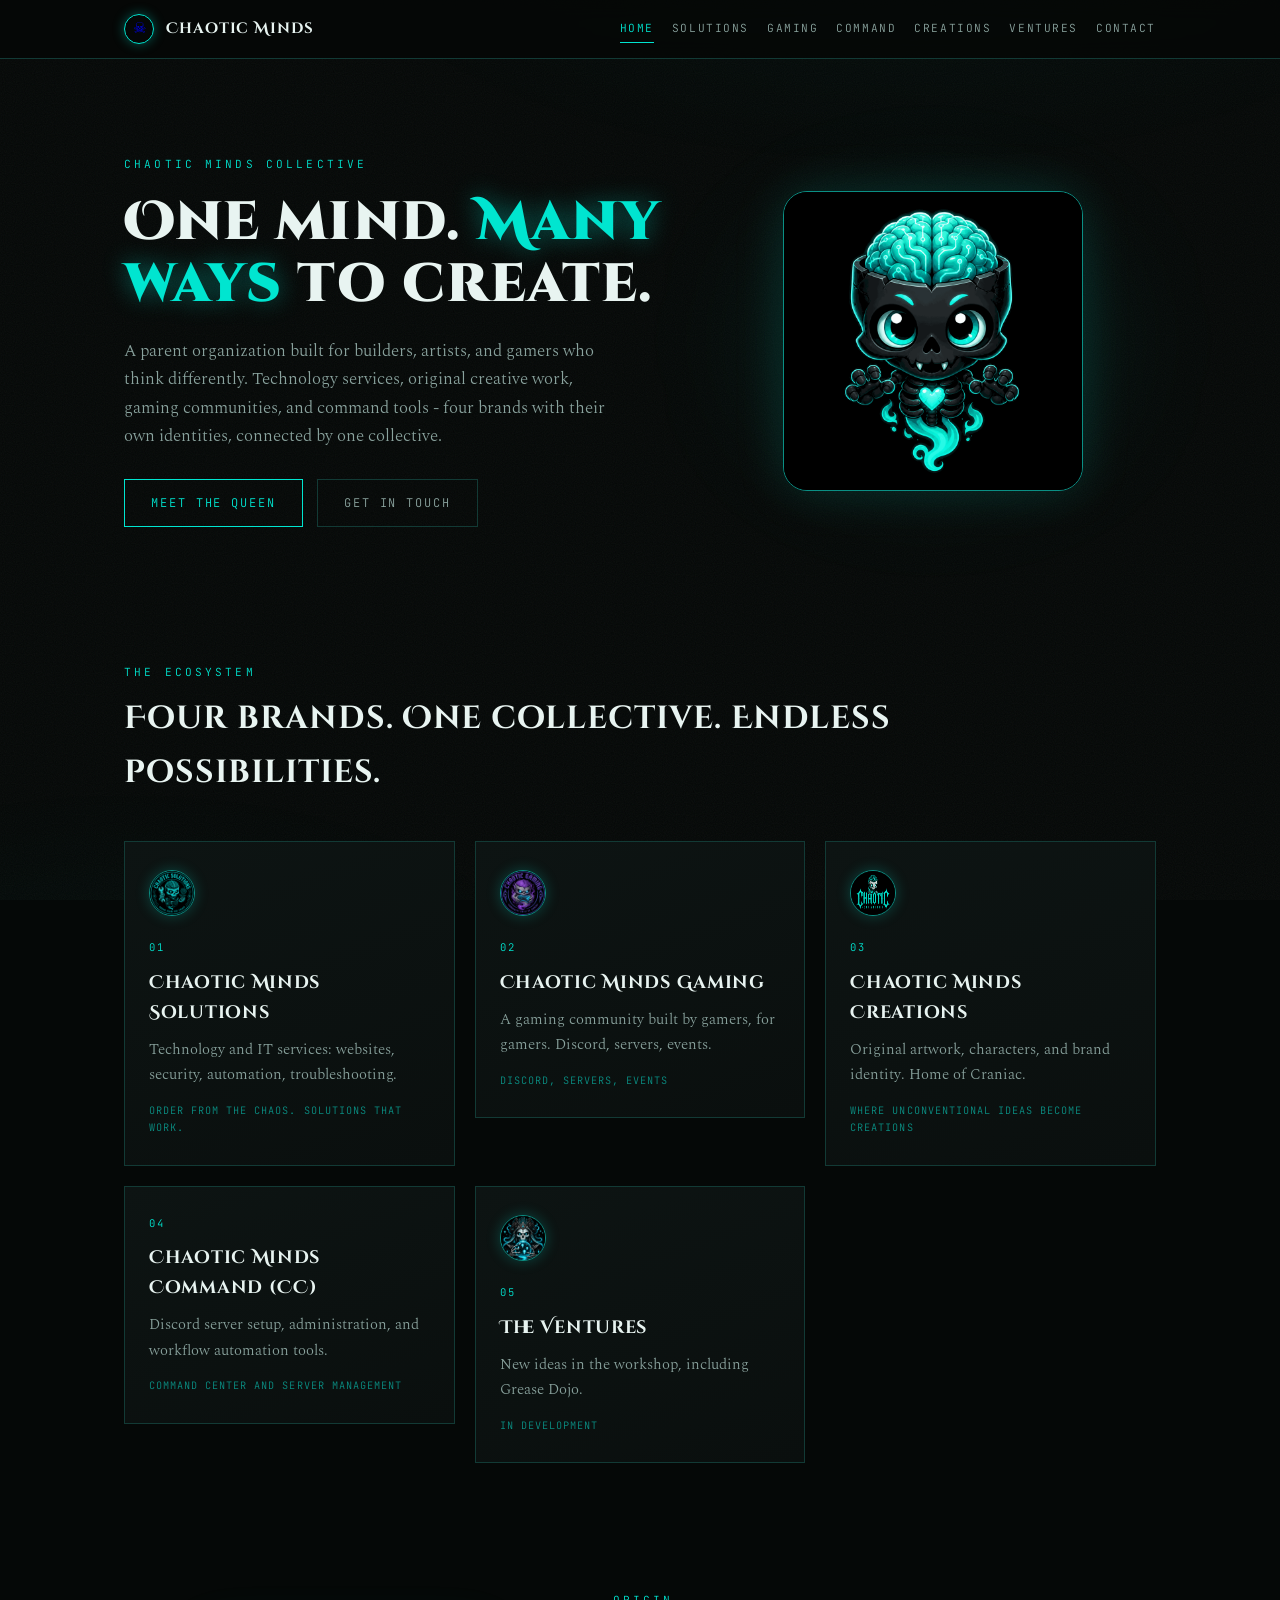
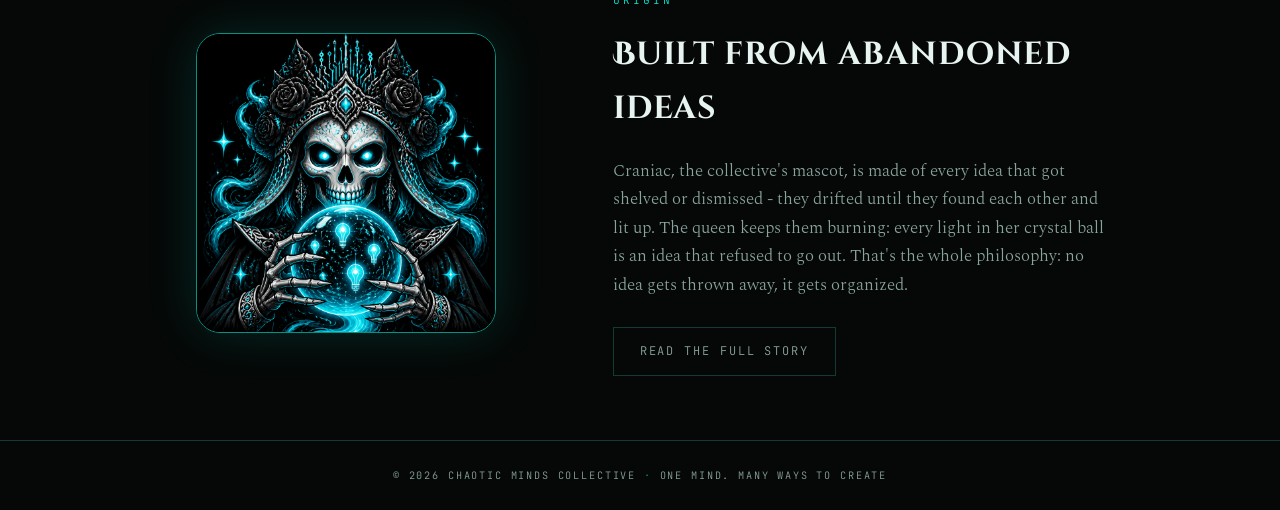
<file: index.html>
<!DOCTYPE html>
<html lang="en">
<head>
<meta charset="UTF-8">
<meta name="viewport" content="width=device-width, initial-scale=1.0">
<title>Chaotic Minds Collective - One Mind. Many Ways to Create.</title>
<meta name="description" content="Chaotic Minds Collective: parent organization of Chaotic Minds Gaming (CMG), Chaotic Minds Command (CC), Chaotic Minds Solutions (CMS), and Chaotic Minds Creations (CMR).">
<link rel="preconnect" href="https://fonts.googleapis.com">
<link rel="preconnect" href="https://fonts.gstatic.com" crossorigin>
<link href="https://fonts.googleapis.com/css2?family=Cinzel+Decorative:wght@700;900&family=Spectral:ital,wght@0,300;0,400;0,600;1,400&family=JetBrains+Mono:wght@400;700&display=swap" rel="stylesheet">
<link rel="stylesheet" href="style.css">
<link rel="canonical" href="https://chaoticmindscollective.com/">
<meta name="theme-color" content="#050807">
<meta property="og:type" content="website">
<meta property="og:site_name" content="Chaotic Minds Collective">
<meta property="og:title" content="Chaotic Minds Collective - One Mind. Many Ways to Create.">
<meta property="og:description" content="Chaotic Minds Collective: parent organization of Chaotic Minds Solutions, Chaotic Minds Creations, and Chaotic Minds Gaming.">
<meta property="og:url" content="https://chaoticmindscollective.com/">
<meta property="og:image" content="https://chaoticmindscollective.com/assets/og-banner.png">
<meta name="twitter:card" content="summary_large_image">
<meta name="twitter:title" content="Chaotic Minds Collective - One Mind. Many Ways to Create.">
<meta name="twitter:description" content="Chaotic Minds Collective: parent organization of Chaotic Minds Solutions, Chaotic Minds Creations, and Chaotic Minds Gaming.">
<meta name="twitter:image" content="https://chaoticmindscollective.com/assets/og-banner.png">
<link rel="icon" type="image/png" sizes="32x32" href="assets/favicon-32.png">
<link rel="icon" type="image/png" sizes="192x192" href="assets/favicon-192.png">
<link rel="apple-touch-icon" sizes="180x180" href="assets/apple-touch-icon.png">
</head>
<body>
  <a class="skipLink" href="#main">Skip to content</a>
<div class="grain"></div>
<header>
  <div class="nav">
    <a class="brand" href="index.html"><span class="dot">&#9760;</span><b>Chaotic&nbsp;Minds</b></a>
    <nav aria-label="Primary">
      <a href="index.html" class="active" aria-current="page">Home</a>
      <a href="solutions.html">Solutions</a>
      <a href="gaming.html">Gaming</a>
      <a href="command.html">Command</a>
      <a href="creations.html">Creations</a>
      <a href="ventures.html">Ventures</a>
      <a href="contact.html">Contact</a>
    </nav>
  </div>
</header>
  <main id="main">

<div class="wrap" id="top">
  <section class="pageHero split">
    <div>
      <p class="kicker rv d1">Chaotic Minds Collective</p>
      <h1 class="rv d2">One mind. <em>Many ways</em> to create.</h1>
      <p class="lede rv d3">A parent organization built for builders, artists, and gamers who think differently. Technology services, original creative work, gaming communities, and command tools - four brands with their own identities, connected by one collective.</p>
      <div class="rv d4" style="display:flex;gap:14px;flex-wrap:wrap">
        <a class="cta" href="#origin">Meet the Queen</a>
        <a class="cta ghost" href="contact.html">Get in touch</a>
      </div>
    </div>
    <div class="heroArt rv d2"><img src="assets/craniac.png" alt="Craniac, the mascot of Chaotic Minds Collective"></div>
  </section>

  <section>
    <div class="secHead rv">
      <p class="kicker">The ecosystem</p>
      <h2>Four brands. One collective. Endless possibilities.</h2>
    </div>
    <div class="grid">
      <a class="cardLink" href="solutions.html"><article class="card rv d1"><img class="cardBadge" src="assets/sol.png" alt="Chaotic Minds Solutions badge"><span class="num">01</span><h3>Chaotic Minds Solutions</h3><p>Technology and IT services: websites, security, automation, troubleshooting.</p><span class="tag">Order from the chaos. Solutions that work.</span></article></a>
      <a class="cardLink" href="gaming.html"><article class="card rv d2"><img class="cardBadge" src="assets/gam.png" alt="Chaotic Minds Gaming badge"><span class="num">02</span><h3>Chaotic Minds Gaming</h3><p>A gaming community built by gamers, for gamers. Discord, servers, events.</p><span class="tag">Discord, servers, events</span></article></a>
      <a class="cardLink" href="creations.html"><article class="card rv d3"><img class="cardBadge" src="assets/cre.png" alt="Chaotic Minds Creations badge"><span class="num">03</span><h3>Chaotic Minds Creations</h3><p>Original artwork, characters, and brand identity. Home of Craniac.</p><span class="tag">Where unconventional ideas become creations</span></article></a>
      <a class="cardLink" href="command.html"><article class="card rv d4"><span class="num">04</span><h3>Chaotic Minds Command (CC)</h3><p>Discord server setup, administration, and workflow automation tools.</p><span class="tag">Command center and server management</span></article></a><a class="cardLink" href="ventures.html"><article class="card rv d5"><img class="cardBadge" src="assets/queen.png" alt="Chaotic Minds Collective badge"><span class="num">05</span><h3>The Ventures</h3><p>New ideas in the workshop, including Grease Dojo.</p><span class="tag">In development</span></article></a>
    </div>
  </section>

  <section class="split" id="origin">
    <img src="assets/queen.png" alt="The skull queen, holding a glowing crystal ball filled with ideas">
    <div class="rv">
      <p class="kicker">Origin</p>
      <h2>Built from abandoned ideas</h2>
      <p class="lede">Craniac, the collective's mascot, is made of every idea that got shelved or dismissed - they drifted until they found each other and lit up. The queen keeps them burning: every light in her crystal ball is an idea that refused to go out. That's the whole philosophy: no idea gets thrown away, it gets organized.</p>
      <a class="cta ghost" href="creations.html">Read the full story</a>
    </div>
  </section>
</div>

</main>
  <footer>
  <div class="wrap">&copy; 2026 Chaotic Minds Collective <span>&middot;</span> One mind. Many ways to create</div>
</footer>
</body>
</html>
</file>
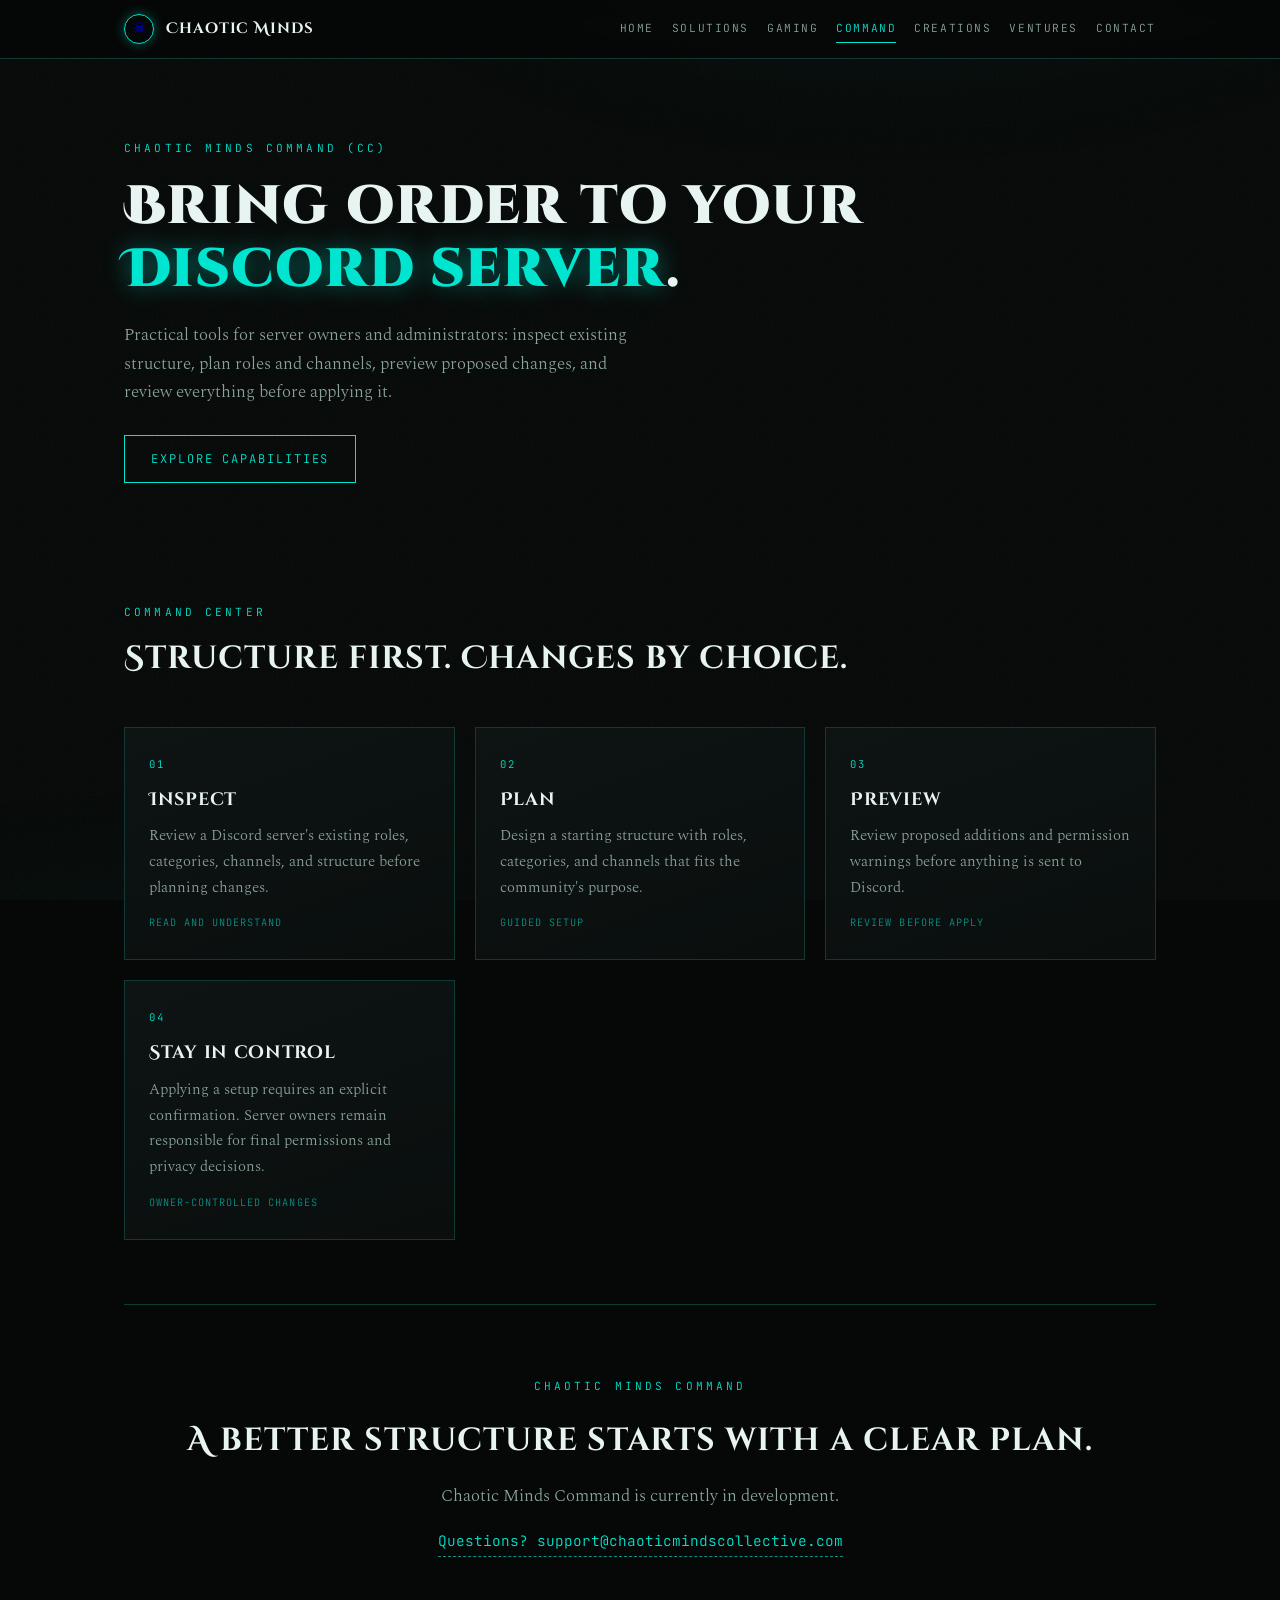
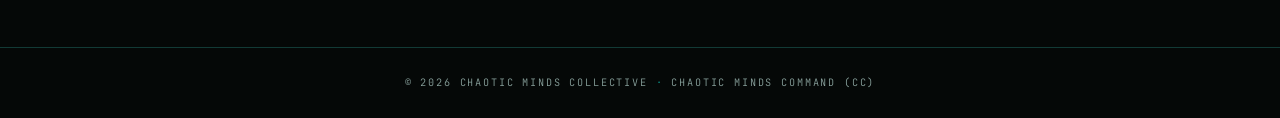
<file: command.html>
<!DOCTYPE html>
<html lang="en">
<head>
<meta charset="UTF-8">
<meta name="viewport" content="width=device-width, initial-scale=1.0">
<title>Chaotic Minds Command (CC) - Discord Server Management</title>
<meta name="description" content="Chaotic Minds Command (CC): Discord server setup, administration, structure audits, and workflow automation tools.">
<link rel="preconnect" href="https://fonts.googleapis.com">
<link rel="preconnect" href="https://fonts.gstatic.com" crossorigin>
<link href="https://fonts.googleapis.com/css2?family=Cinzel+Decorative:wght@700;900&family=Spectral:ital,wght@0,300;0,400;0,600;1,400&family=JetBrains+Mono:wght@400;700&display=swap" rel="stylesheet">
<link rel="stylesheet" href="style.css">
<link rel="canonical" href="https://chaoticmindscollective.com/command.html">
<meta name="theme-color" content="#050807">
<meta property="og:type" content="website">
<meta property="og:site_name" content="Chaotic Minds Collective">
<meta property="og:title" content="Chaotic Minds Command (CC) - Discord Server Management">
<meta property="og:description" content="Discord server setup, administration, structure audits, and workflow automation tools.">
<meta property="og:url" content="https://chaoticmindscollective.com/command.html">
<meta property="og:image" content="https://chaoticmindscollective.com/assets/og-banner.png">
<meta name="twitter:card" content="summary_large_image">
<meta name="twitter:title" content="Chaotic Minds Command (CC) - Discord Server Management">
<meta name="twitter:description" content="Discord server setup, administration, structure audits, and workflow automation tools.">
<meta name="twitter:image" content="https://chaoticmindscollective.com/assets/og-banner.png">
<link rel="icon" type="image/png" sizes="32x32" href="assets/favicon-32.png">
<link rel="icon" type="image/png" sizes="192x192" href="assets/favicon-192.png">
<link rel="apple-touch-icon" sizes="180x180" href="assets/apple-touch-icon.png">
</head>
<body>
<a class="skipLink" href="#main">Skip to content</a>
<div class="grain"></div>
<header>
  <div class="nav">
    <a class="brand" href="index.html"><span class="dot">&#9760;</span><b>Chaotic&nbsp;Minds</b></a>
    <nav aria-label="Primary">
      <a href="index.html">Home</a>
      <a href="solutions.html">Solutions</a>
      <a href="gaming.html">Gaming</a>
      <a href="command.html" class="active" aria-current="page">Command</a>
      <a href="creations.html">Creations</a>
      <a href="ventures.html">Ventures</a>
      <a href="contact.html">Contact</a>
    </nav>
  </div>
</header>
<main id="main">
  <div class="wrap">
    <section class="pageHero">
      <div>
        <p class="kicker rv d1">Chaotic Minds Command (CC)</p>
        <h1 class="rv d2">Bring order to your <em>Discord server</em>.</h1>
        <p class="lede rv d3">Practical tools for server owners and administrators: inspect existing structure, plan roles and channels, preview proposed changes, and review everything before applying it.</p>
        <a class="cta rv d4" href="#capabilities">Explore capabilities</a>
      </div>
    </section>
    <section id="capabilities">
      <div class="secHead rv"><p class="kicker">Command center</p><h2>Structure first. Changes by choice.</h2></div>
      <div class="grid">
        <article class="card rv d1"><span class="num">01</span><h3>Inspect</h3><p>Review a Discord server's existing roles, categories, channels, and structure before planning changes.</p><span class="tag">Read and understand</span></article>
        <article class="card rv d2"><span class="num">02</span><h3>Plan</h3><p>Design a starting structure with roles, categories, and channels that fits the community's purpose.</p><span class="tag">Guided setup</span></article>
        <article class="card rv d3"><span class="num">03</span><h3>Preview</h3><p>Review proposed additions and permission warnings before anything is sent to Discord.</p><span class="tag">Review before apply</span></article>
        <article class="card rv d4"><span class="num">04</span><h3>Stay in control</h3><p>Applying a setup requires an explicit confirmation. Server owners remain responsible for final permissions and privacy decisions.</p><span class="tag">Owner-controlled changes</span></article>
      </div>
    </section>
    <section class="contactBand">
      <p class="kicker rv">Chaotic Minds Command</p>
      <h2 class="rv">A better structure starts with a clear plan.</h2>
      <p class="lede" style="margin:14px auto 0">Chaotic Minds Command is currently in development.</p>
      <a class="mail" href="mailto:support@chaoticmindscollective.com">Questions? support@chaoticmindscollective.com</a>
    </section>
  </div>
</main>
<footer>
  <div class="wrap">&copy; 2026 Chaotic Minds Collective <span>&middot;</span> Chaotic Minds Command (CC)</div>
</footer>
</body>
</html>
</file>
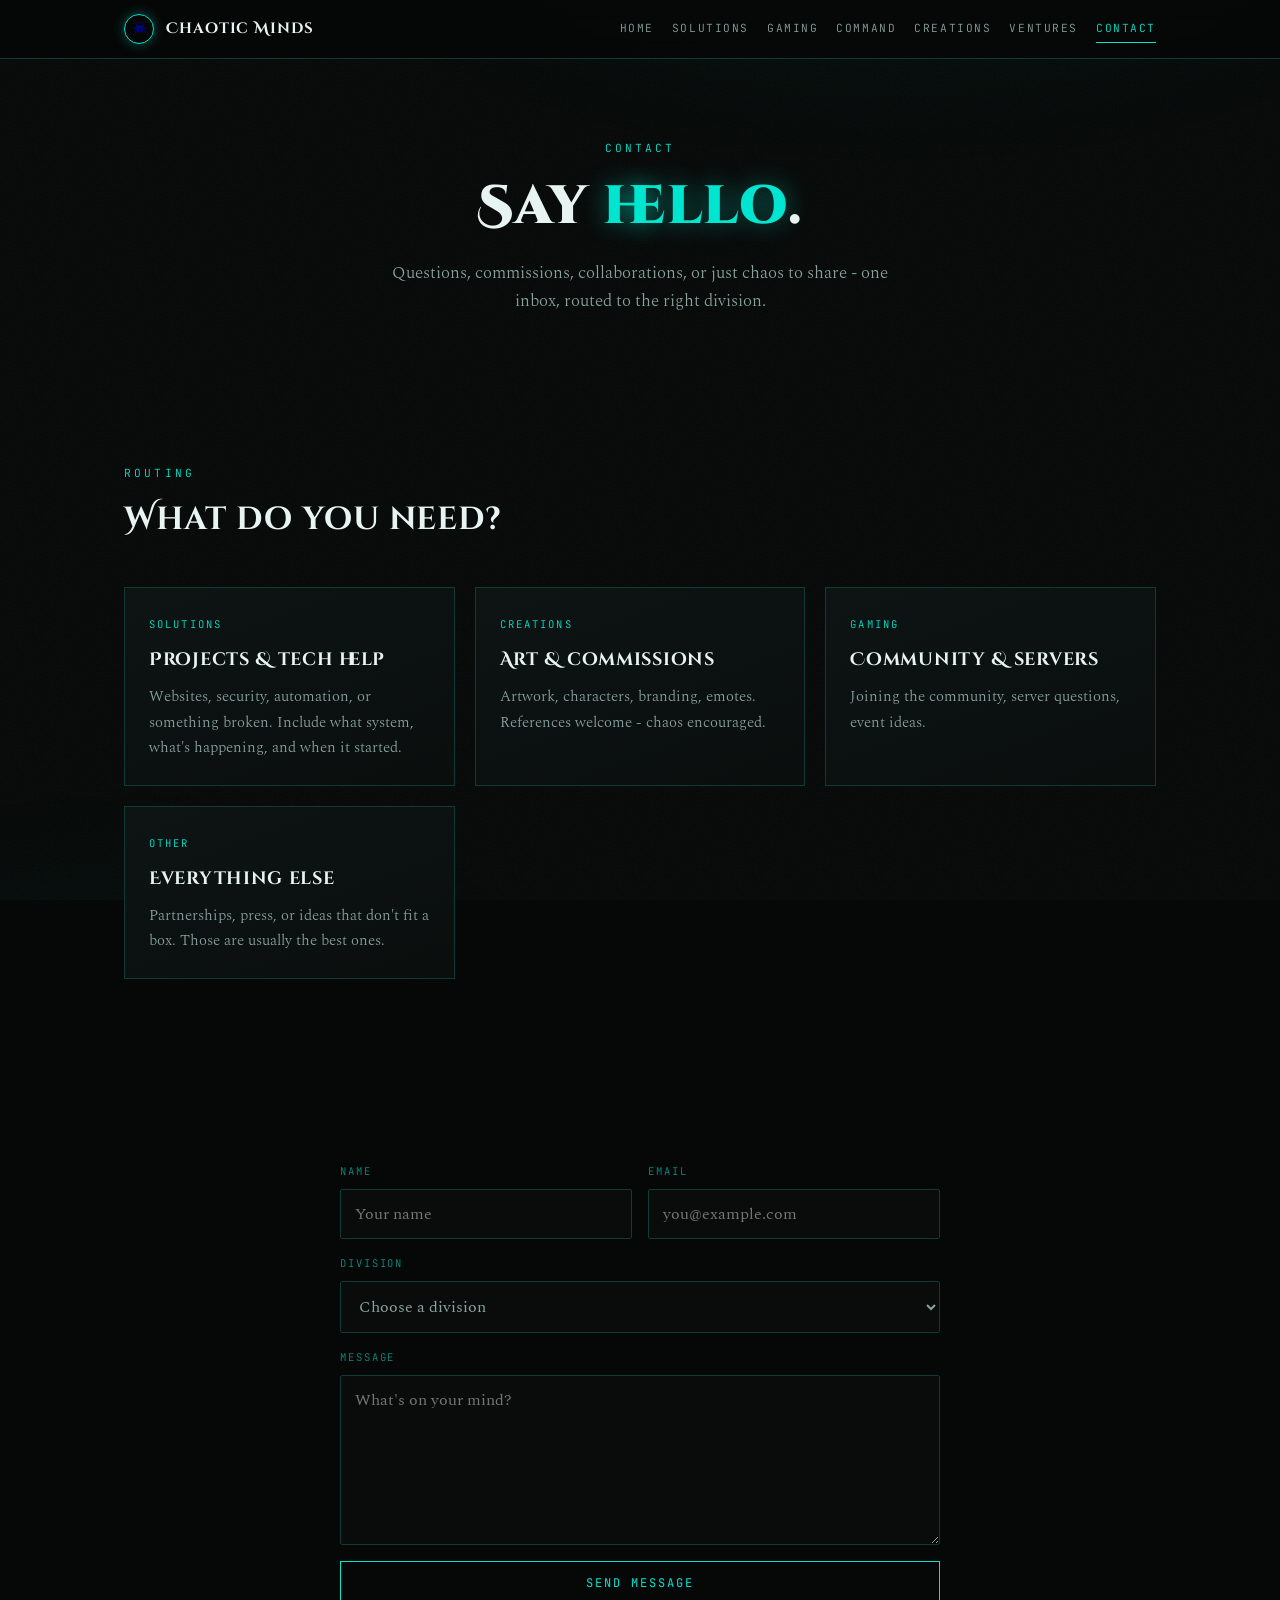
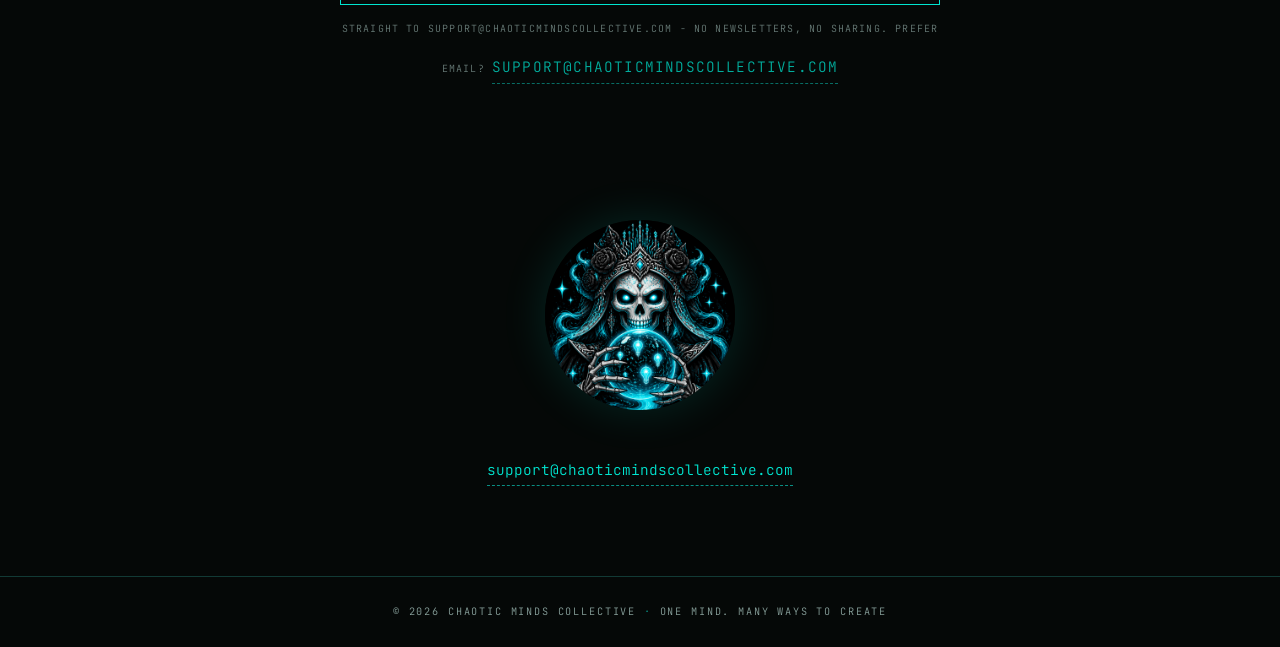
<file: contact.html>
<!DOCTYPE html>
<html lang="en">
<head>
<meta charset="UTF-8">
<meta name="viewport" content="width=device-width, initial-scale=1.0">
<title>Contact - Chaotic Minds Collective</title>
<meta name="description" content="Contact Chaotic Minds Collective.">
<link rel="preconnect" href="https://fonts.googleapis.com">
<link rel="preconnect" href="https://fonts.gstatic.com" crossorigin>
<link href="https://fonts.googleapis.com/css2?family=Cinzel+Decorative:wght@700;900&family=Spectral:ital,wght@0,300;0,400;0,600;1,400&family=JetBrains+Mono:wght@400;700&display=swap" rel="stylesheet">
<link rel="stylesheet" href="style.css">
<link rel="canonical" href="https://chaoticmindscollective.com/contact.html">
<meta name="theme-color" content="#050807">
<meta property="og:type" content="website">
<meta property="og:site_name" content="Chaotic Minds Collective">
<meta property="og:title" content="Contact - Chaotic Minds Collective">
<meta property="og:description" content="Contact Chaotic Minds Collective.">
<meta property="og:url" content="https://chaoticmindscollective.com/contact.html">
<meta property="og:image" content="https://chaoticmindscollective.com/assets/og-banner.png">
<meta name="twitter:card" content="summary_large_image">
<meta name="twitter:title" content="Contact - Chaotic Minds Collective">
<meta name="twitter:description" content="Contact Chaotic Minds Collective.">
<meta name="twitter:image" content="https://chaoticmindscollective.com/assets/og-banner.png">
<link rel="icon" type="image/png" sizes="32x32" href="assets/favicon-32.png">
<link rel="icon" type="image/png" sizes="192x192" href="assets/favicon-192.png">
<link rel="apple-touch-icon" sizes="180x180" href="assets/apple-touch-icon.png">
</head>
<body>
  <a class="skipLink" href="#main">Skip to content</a>
<div class="grain"></div>
<header>
  <div class="nav">
    <a class="brand" href="index.html"><span class="dot">&#9760;</span><b>Chaotic&nbsp;Minds</b></a>
    <nav aria-label="Primary">
      <a href="index.html">Home</a>
      <a href="solutions.html">Solutions</a>
      <a href="gaming.html">Gaming</a>
      <a href="command.html">Command</a>
      <a href="creations.html">Creations</a>
      <a href="ventures.html">Ventures</a>
      <a href="contact.html" class="active" aria-current="page">Contact</a>
    </nav>
  </div>
</header>
  <main id="main">

<div class="wrap">
  <section class="pageHero" style="text-align:center">
    <p class="kicker rv d1">Contact</p>
    <h1 class="rv d2">Say <em>hello</em>.</h1>
    <p class="lede rv d3" style="margin-inline:auto">Questions, commissions, collaborations, or just chaos to share - one inbox, routed to the right division.</p>
  </section>
  <section>
    <div class="secHead rv"><p class="kicker">Routing</p><h2>What do you need?</h2></div>
    <div class="grid">
      <article class="card rv d1"><span class="num">SOLUTIONS</span><h3>Projects &amp; tech help</h3><p>Websites, security, automation, or something broken. Include what system, what's happening, and when it started.</p></article>
      <article class="card rv d2"><span class="num">CREATIONS</span><h3>Art &amp; commissions</h3><p>Artwork, characters, branding, emotes. References welcome - chaos encouraged.</p></article>
      <article class="card rv d3"><span class="num">GAMING</span><h3>Community &amp; servers</h3><p>Joining the community, server questions, event ideas.</p></article>
      <article class="card rv d4"><span class="num">OTHER</span><h3>Everything else</h3><p>Partnerships, press, or ideas that don't fit a box. Those are usually the best ones.</p></article>
    </div>
  </section>
  <section>
    <form class="contactForm rv d2" action="https://api.web3forms.com/submit" method="POST">
      <input type="hidden" name="access_key" value="1b593fa0-a8d4-4bd4-9c08-d33a1ea9f29a">
      <input type="hidden" name="subject" value="New message from chaoticmindscollective.com">
      <input type="hidden" name="from_name" value="CMC Website Contact Form">
      <input type="checkbox" name="botcheck" style="display:none" tabindex="-1">
      <div class="fieldRow">
        <label>Name
          <input type="text" name="name" required placeholder="Your name">
        </label>
        <label>Email
          <input type="email" name="email" required placeholder="you@example.com">
        </label>
      </div>
      <label>Division
        <select name="division" required>
          <option value="" disabled selected>Choose a division</option>
          <option>Chaotic Minds Solutions</option>
          <option>Chaotic Minds Creations</option>
          <option>Chaotic Minds Gaming</option>
          <option>Other</option>
        </select>
      </label>
      <label>Message
        <textarea name="message" rows="6" required placeholder="What&#39;s on your mind?"></textarea>
      </label>
      <button type="submit" class="cta">Send message</button>
      <p class="formNote">Straight to support@chaoticmindscollective.com - no newsletters, no sharing. Prefer email? <a class="mail" href="mailto:support@chaoticmindscollective.com">support@chaoticmindscollective.com</a></p>
    </form>
  </section>
  <section class="contactBand" style="border-top:none">
    <img class="badge rv" src="assets/queen.png" alt="Chaotic Minds Collective badge">
    <a class="mail" href="mailto:support@chaoticmindscollective.com">support@chaoticmindscollective.com</a>
  </section>
</div>

</main>
  <footer>
  <div class="wrap">&copy; 2026 Chaotic Minds Collective <span>&middot;</span> One mind. Many ways to create</div>
</footer>
</body>
</html>
</file>
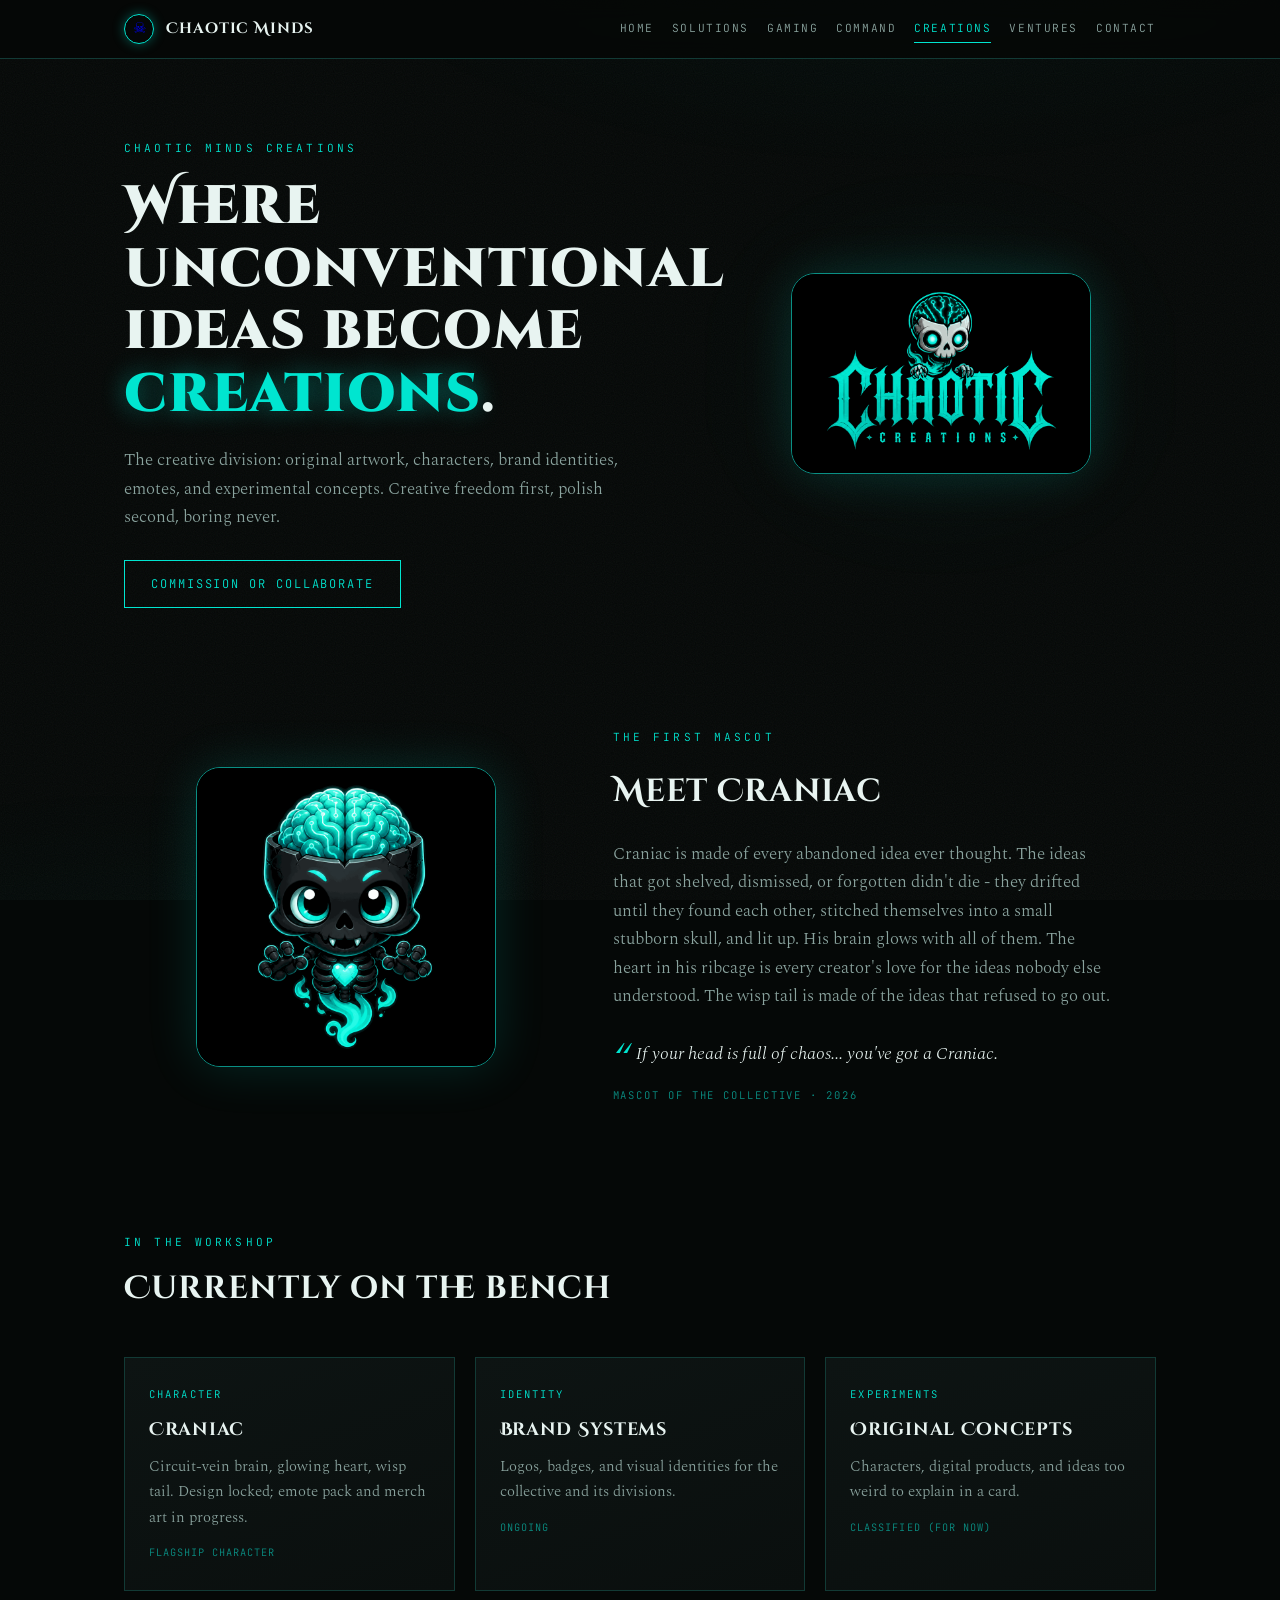
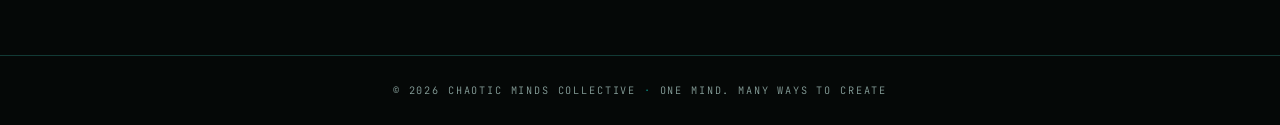
<file: creations.html>
<!DOCTYPE html>
<html lang="en">
<head>
<meta charset="UTF-8">
<meta name="viewport" content="width=device-width, initial-scale=1.0">
<title>Chaotic Minds Creations - Original Artwork & Characters</title>
<meta name="description" content="The creative division of Chaotic Minds Collective. Home of Craniac.">
<link rel="preconnect" href="https://fonts.googleapis.com">
<link rel="preconnect" href="https://fonts.gstatic.com" crossorigin>
<link href="https://fonts.googleapis.com/css2?family=Cinzel+Decorative:wght@700;900&family=Spectral:ital,wght@0,300;0,400;0,600;1,400&family=JetBrains+Mono:wght@400;700&display=swap" rel="stylesheet">
<link rel="stylesheet" href="style.css">
<link rel="canonical" href="https://chaoticmindscollective.com/creations.html">
<meta name="theme-color" content="#050807">
<meta property="og:type" content="website">
<meta property="og:site_name" content="Chaotic Minds Collective">
<meta property="og:title" content="Chaotic Minds Creations - Original Artwork & Characters">
<meta property="og:description" content="The creative division of Chaotic Minds Collective. Home of Craniac.">
<meta property="og:url" content="https://chaoticmindscollective.com/creations.html">
<meta property="og:image" content="https://chaoticmindscollective.com/assets/og-banner.png">
<meta name="twitter:card" content="summary_large_image">
<meta name="twitter:title" content="Chaotic Minds Creations - Original Artwork & Characters">
<meta name="twitter:description" content="The creative division of Chaotic Minds Collective. Home of Craniac.">
<meta name="twitter:image" content="https://chaoticmindscollective.com/assets/og-banner.png">
<link rel="icon" type="image/png" sizes="32x32" href="assets/favicon-32.png">
<link rel="icon" type="image/png" sizes="192x192" href="assets/favicon-192.png">
<link rel="apple-touch-icon" sizes="180x180" href="assets/apple-touch-icon.png">
</head>
<body>
  <a class="skipLink" href="#main">Skip to content</a>
<div class="grain"></div>
<header>
  <div class="nav">
    <a class="brand" href="index.html"><span class="dot">&#9760;</span><b>Chaotic&nbsp;Minds</b></a>
    <nav aria-label="Primary">
      <a href="index.html">Home</a>
      <a href="solutions.html">Solutions</a>
      <a href="gaming.html">Gaming</a>
      <a href="command.html">Command</a>
      <a href="creations.html" class="active" aria-current="page">Creations</a>
      <a href="ventures.html">Ventures</a>
      <a href="contact.html">Contact</a>
    </nav>
  </div>
</header>
  <main id="main">

<div class="wrap">
  <section class="pageHero split">
    <div>
      <p class="kicker rv d1">Chaotic Minds Creations</p>
      <h1 class="rv d2">Where unconventional ideas become <em>creations</em>.</h1>
      <p class="lede rv d3">The creative division: original artwork, characters, brand identities, emotes, and experimental concepts. Creative freedom first, polish second, boring never.</p>
      <a class="cta rv d4" href="contact.html">Commission or collaborate</a>
    </div>
    <div class="heroArt rv d2"><img src="assets/cre.png" alt="Chaotic Minds Creations badge"></div>
  </section>

  <section class="split">
    <img src="assets/craniac.png" alt="Craniac portrait">
    <div class="rv">
      <p class="kicker">The first mascot</p>
      <h2>Meet Craniac</h2>
      <p class="lede">Craniac is made of every abandoned idea ever thought. The ideas that got shelved, dismissed, or forgotten didn't die - they drifted until they found each other, stitched themselves into a small stubborn skull, and lit up. His brain glows with all of them. The heart in his ribcage is every creator's love for the ideas nobody else understood. The wisp tail is made of the ideas that refused to go out.</p>
      <blockquote>If your head is full of chaos... you've got a Craniac.</blockquote>
      <p class="src">Mascot of the collective &middot; 2026</p>
    </div>
  </section>

  <section>
    <div class="secHead rv"><p class="kicker">In the workshop</p><h2>Currently on the bench</h2></div>
    <div class="grid">
      <article class="card rv d1"><span class="num">CHARACTER</span><h3>Craniac</h3><p>Circuit-vein brain, glowing heart, wisp tail. Design locked; emote pack and merch art in progress.</p><span class="tag">Flagship character</span></article>
      <article class="card rv d2"><span class="num">IDENTITY</span><h3>Brand Systems</h3><p>Logos, badges, and visual identities for the collective and its divisions.</p><span class="tag">Ongoing</span></article>
      <article class="card rv d3"><span class="num">EXPERIMENTS</span><h3>Original Concepts</h3><p>Characters, digital products, and ideas too weird to explain in a card.</p><span class="tag">Classified (for now)</span></article>
    </div>
  </section>
</div>

</main>
  <footer>
  <div class="wrap">&copy; 2026 Chaotic Minds Collective <span>&middot;</span> One mind. Many ways to create</div>
</footer>
</body>
</html>
</file>
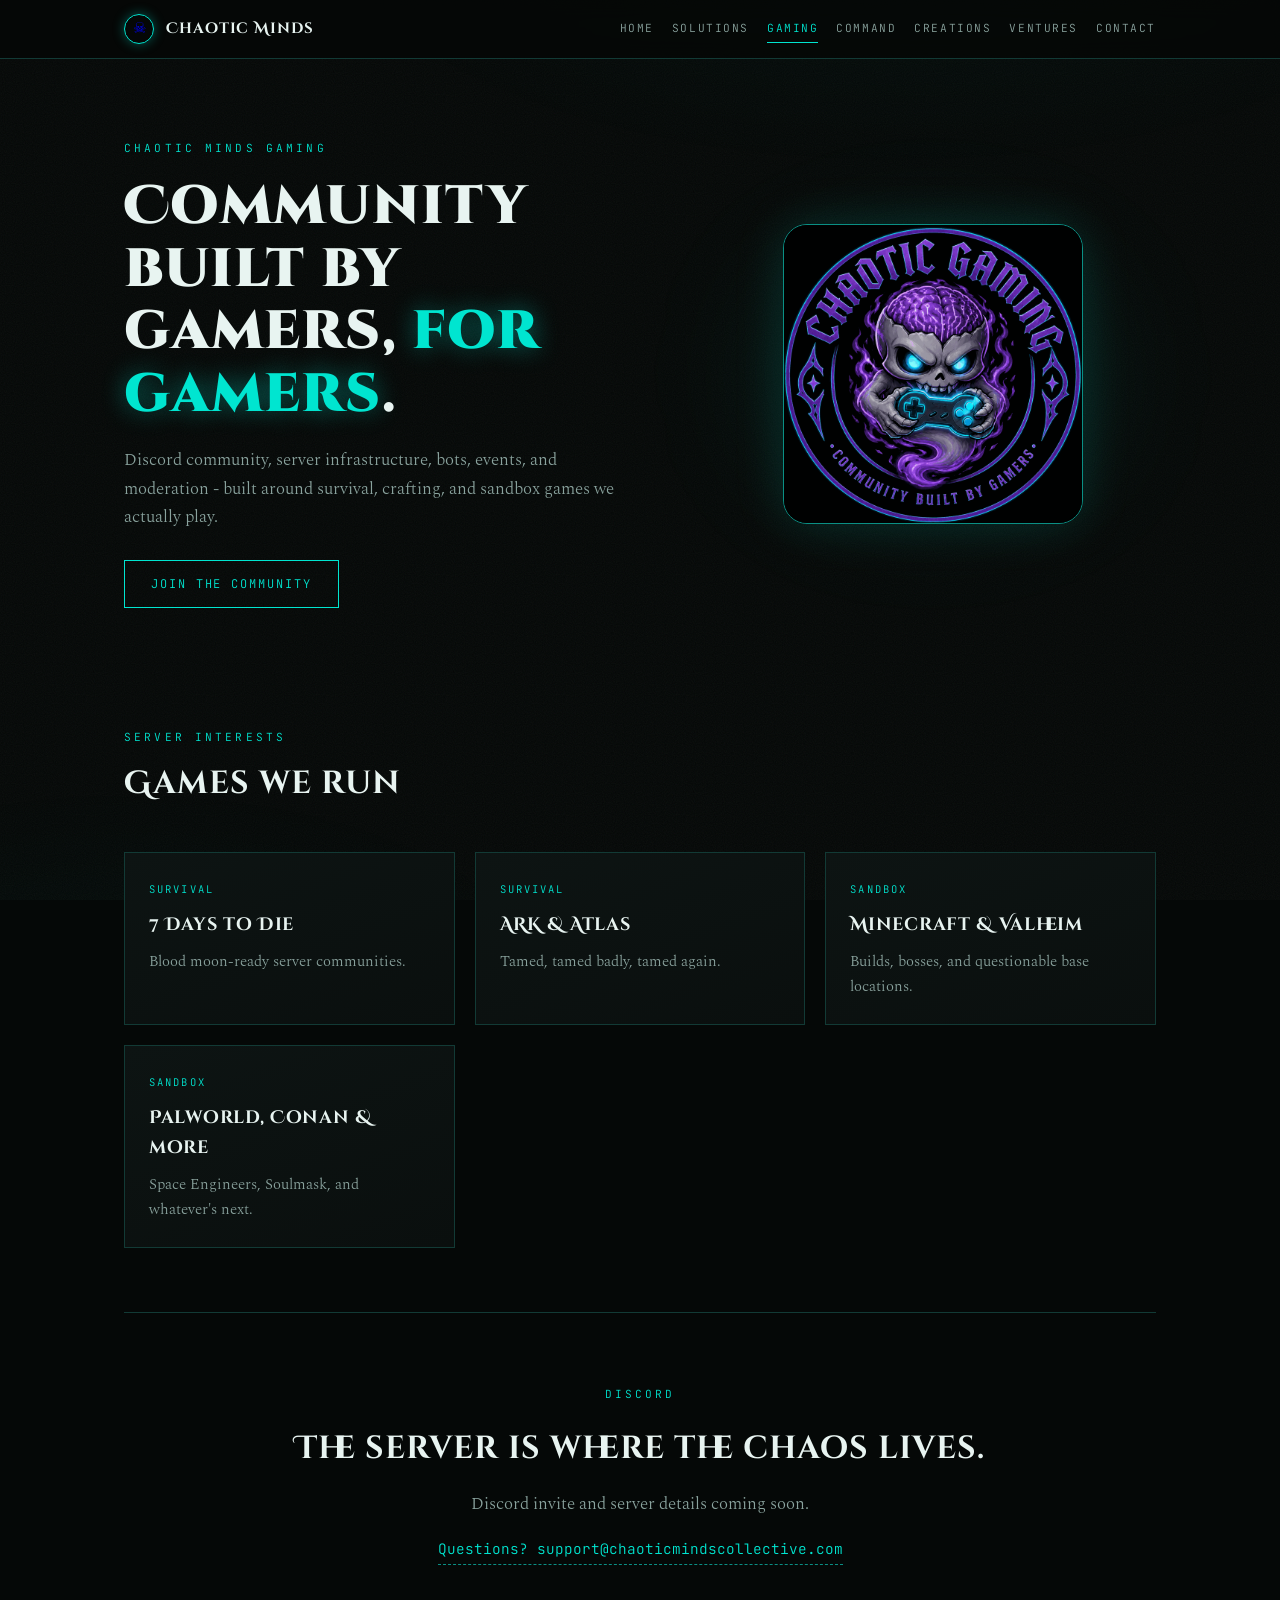
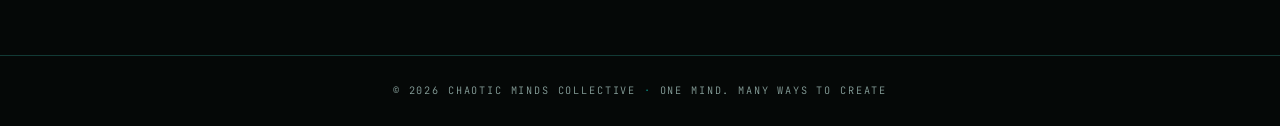
<file: gaming.html>
<!DOCTYPE html>
<html lang="en">
<head>
<meta charset="UTF-8">
<meta name="viewport" content="width=device-width, initial-scale=1.0">
<title>Chaotic Minds Gaming - Community Built by Gamers, For Gamers</title>
<meta name="description" content="Gaming community and server infrastructure by Chaotic Minds Collective.">
<link rel="preconnect" href="https://fonts.googleapis.com">
<link rel="preconnect" href="https://fonts.gstatic.com" crossorigin>
<link href="https://fonts.googleapis.com/css2?family=Cinzel+Decorative:wght@700;900&family=Spectral:ital,wght@0,300;0,400;0,600;1,400&family=JetBrains+Mono:wght@400;700&display=swap" rel="stylesheet">
<link rel="stylesheet" href="style.css">
<link rel="canonical" href="https://chaoticmindscollective.com/gaming.html">
<meta name="theme-color" content="#050807">
<meta property="og:type" content="website">
<meta property="og:site_name" content="Chaotic Minds Collective">
<meta property="og:title" content="Chaotic Minds Gaming - Community Built by Gamers, For Gamers">
<meta property="og:description" content="Gaming community and server infrastructure by Chaotic Minds Collective.">
<meta property="og:url" content="https://chaoticmindscollective.com/gaming.html">
<meta property="og:image" content="https://chaoticmindscollective.com/assets/gam.png">
<meta name="twitter:card" content="summary_large_image">
<meta name="twitter:title" content="Chaotic Minds Gaming - Community Built by Gamers, For Gamers">
<meta name="twitter:description" content="Gaming community and server infrastructure by Chaotic Minds Collective.">
<meta name="twitter:image" content="https://chaoticmindscollective.com/assets/gam.png">
<link rel="icon" type="image/png" sizes="32x32" href="assets/favicon-32.png">
<link rel="icon" type="image/png" sizes="192x192" href="assets/favicon-192.png">
<link rel="apple-touch-icon" sizes="180x180" href="assets/apple-touch-icon.png">
</head>
<body>
  <a class="skipLink" href="#main">Skip to content</a>
<div class="grain"></div>
<header>
  <div class="nav">
    <a class="brand" href="index.html"><span class="dot">&#9760;</span><b>Chaotic&nbsp;Minds</b></a>
    <nav aria-label="Primary">
      <a href="index.html">Home</a>
      <a href="solutions.html">Solutions</a>
      <a href="gaming.html" class="active" aria-current="page">Gaming</a>
      <a href="command.html">Command</a>
      <a href="creations.html">Creations</a>
      <a href="ventures.html">Ventures</a>
      <a href="contact.html">Contact</a>
    </nav>
  </div>
</header>
  <main id="main">

<div class="wrap">
  <section class="pageHero split">
    <div>
      <p class="kicker rv d1">Chaotic Minds Gaming</p>
      <h1 class="rv d2">Community built by gamers, <em>for gamers</em>.</h1>
      <p class="lede rv d3">Discord community, server infrastructure, bots, events, and moderation - built around survival, crafting, and sandbox games we actually play.</p>
      <a class="cta rv d4" href="contact.html">Join the community</a>
    </div>
    <div class="heroArt rv d2"><img src="assets/gam.png" alt="Chaotic Minds Gaming badge"></div>
  </section>
  <section>
    <div class="secHead rv"><p class="kicker">Server interests</p><h2>Games we run</h2></div>
    <div class="grid">
      <article class="card rv d1"><span class="num">SURVIVAL</span><h3>7 Days to Die</h3><p>Blood moon-ready server communities.</p></article>
      <article class="card rv d2"><span class="num">SURVIVAL</span><h3>ARK &amp; Atlas</h3><p>Tamed, tamed badly, tamed again.</p></article>
      <article class="card rv d3"><span class="num">SANDBOX</span><h3>Minecraft &amp; Valheim</h3><p>Builds, bosses, and questionable base locations.</p></article>
      <article class="card rv d4"><span class="num">SANDBOX</span><h3>Palworld, Conan &amp; more</h3><p>Space Engineers, Soulmask, and whatever's next.</p></article>
    </div>
  </section>
  <section class="contactBand">
    <p class="kicker rv">Discord</p>
    <h2 class="rv">The server is where the chaos lives.</h2>
    <p class="lede" style="margin:14px auto 0">Discord invite and server details coming soon.</p>
    <a class="mail" href="mailto:support@chaoticmindscollective.com">Questions? support@chaoticmindscollective.com</a>
  </section>
</div>

</main>
  <footer>
  <div class="wrap">&copy; 2026 Chaotic Minds Collective <span>&middot;</span> One mind. Many ways to create</div>
</footer>
</body>
</html>
</file>
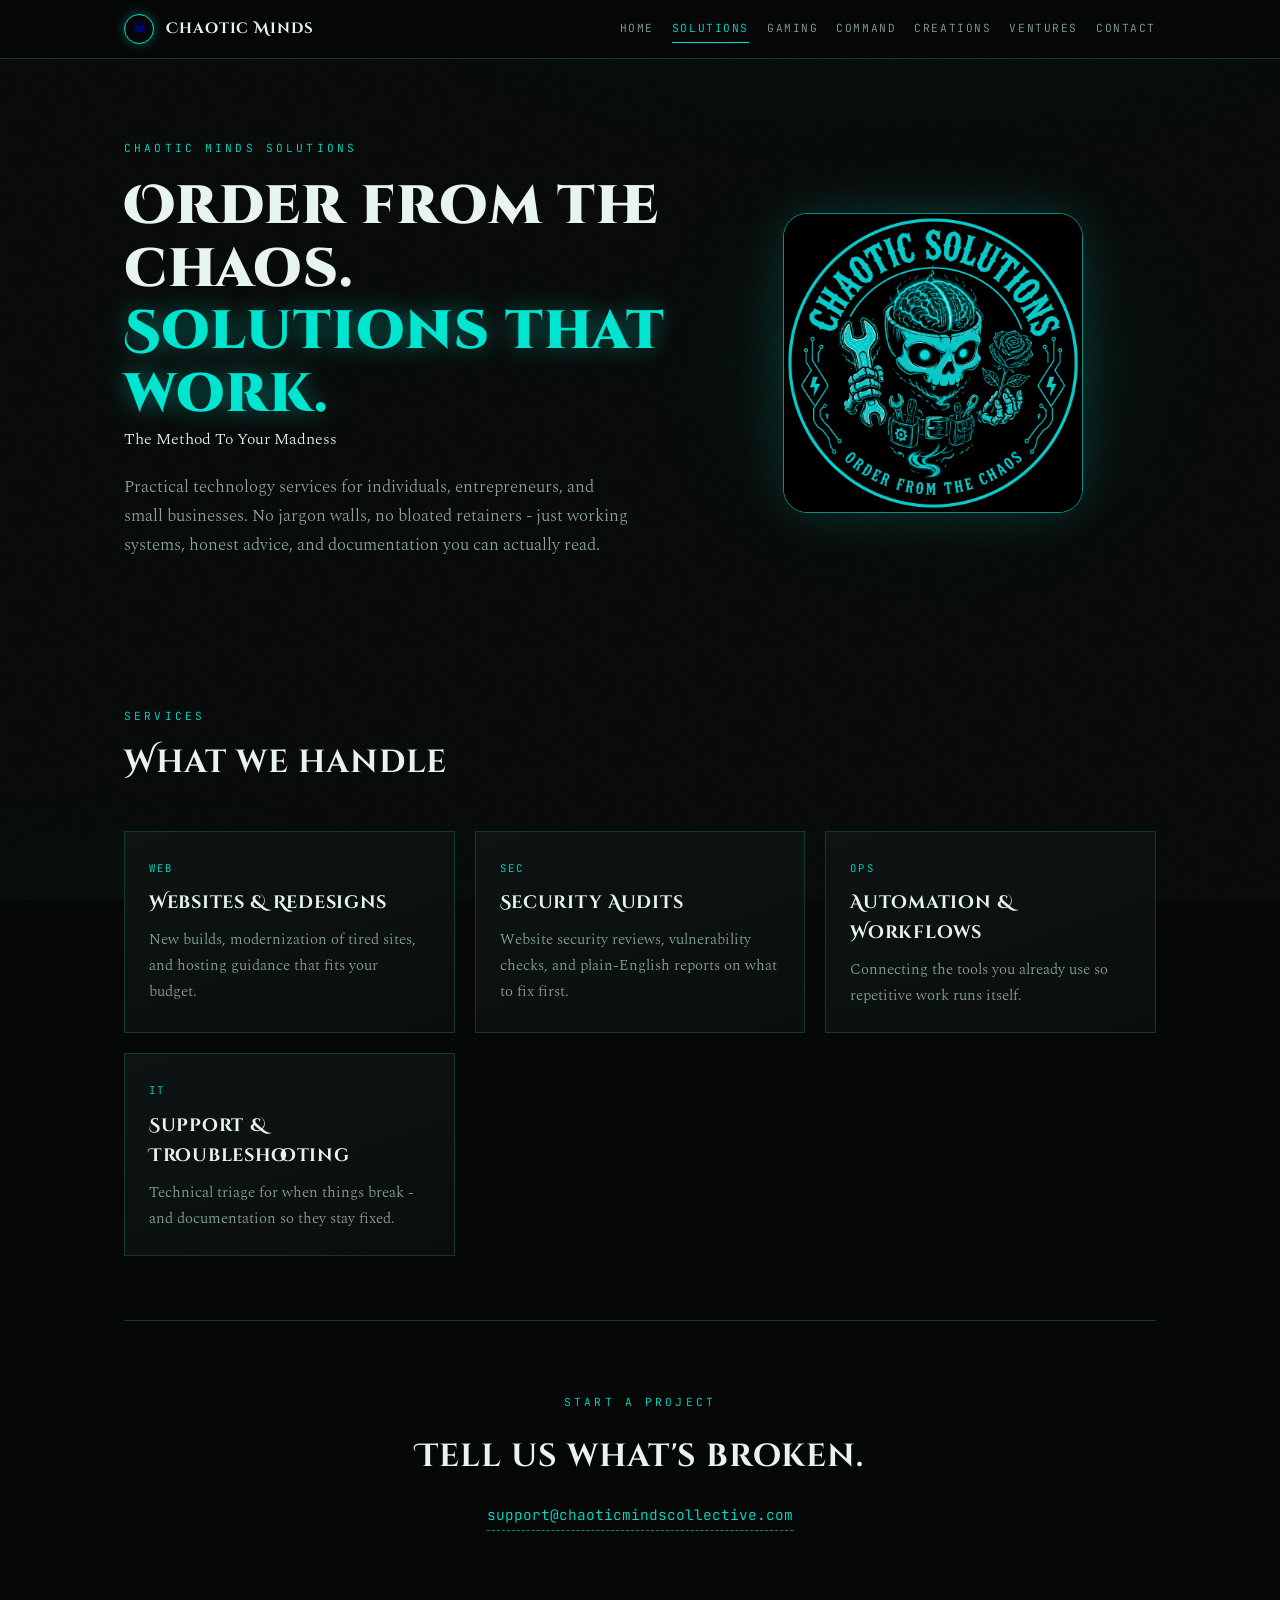
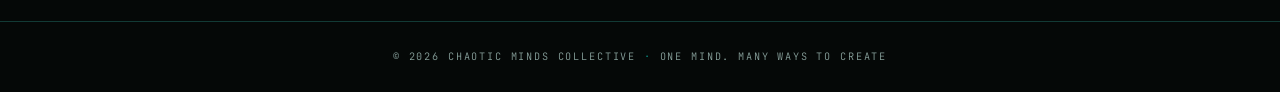
<file: solutions.html>
<!DOCTYPE html>
<html lang="en">
<head>
<meta charset="UTF-8">
<meta name="viewport" content="width=device-width, initial-scale=1.0">
<title>Chaotic Minds Solutions - Websites, Security & Automation</title>
<meta name="description" content="Technology and IT services by Chaotic Minds Collective.">
<link rel="preconnect" href="https://fonts.googleapis.com">
<link rel="preconnect" href="https://fonts.gstatic.com" crossorigin>
<link href="https://fonts.googleapis.com/css2?family=Cinzel+Decorative:wght@700;900&family=Spectral:ital,wght@0,300;0,400;0,600;1,400&family=JetBrains+Mono:wght@400;700&display=swap" rel="stylesheet">
<link rel="stylesheet" href="style.css">
<link rel="canonical" href="https://chaoticmindscollective.com/solutions.html">
<meta name="theme-color" content="#050807">
<meta property="og:type" content="website">
<meta property="og:site_name" content="Chaotic Minds Collective">
<meta property="og:title" content="Chaotic Minds Solutions - Websites, Security & Automation">
<meta property="og:description" content="Technology and IT services by Chaotic Minds Collective.">
<meta property="og:url" content="https://chaoticmindscollective.com/solutions.html">
<meta property="og:image" content="https://chaoticmindscollective.com/assets/sol.png">
<meta name="twitter:card" content="summary_large_image">
<meta name="twitter:title" content="Chaotic Minds Solutions - Websites, Security & Automation">
<meta name="twitter:description" content="Technology and IT services by Chaotic Minds Collective.">
<meta name="twitter:image" content="https://chaoticmindscollective.com/assets/sol.png">
<link rel="icon" type="image/png" sizes="32x32" href="assets/favicon-32.png">
<link rel="icon" type="image/png" sizes="192x192" href="assets/favicon-192.png">
<link rel="apple-touch-icon" sizes="180x180" href="assets/apple-touch-icon.png">
</head>
<body>
  <a class="skipLink" href="#main">Skip to content</a>
<div class="grain"></div>
<header>
  <div class="nav">
    <a class="brand" href="index.html"><span class="dot">&#9760;</span><b>Chaotic&nbsp;Minds</b></a>
    <nav aria-label="Primary">
      <a href="index.html">Home</a>
      <a href="solutions.html" class="active" aria-current="page">Solutions</a>
      <a href="gaming.html">Gaming</a>
      <a href="command.html">Command</a>
      <a href="creations.html">Creations</a>
      <a href="ventures.html">Ventures</a>
      <a href="contact.html">Contact</a>
    </nav>
  </div>
</header>
  <main id="main">

<div class="wrap">
  <section class="pageHero split">
    <div>
      <p class="kicker rv d1">Chaotic Minds Solutions</p>
      <h1 class="rv d2">Order from the chaos. <em>Solutions that work.</em></h1>
      <span class="tag">The Method To Your Madness</span><p class="lede rv d3">Practical technology services for individuals, entrepreneurs, and small businesses. No jargon walls, no bloated retainers - just working systems, honest advice, and documentation you can actually read.</p>
    </div>
    <div class="heroArt rv d2"><img src="assets/sol.png" alt="Chaotic Minds Solutions badge"></div>
  </section>
  <section>
    <div class="secHead rv"><p class="kicker">Services</p><h2>What we handle</h2></div>
    <div class="grid">
      <article class="card rv d1"><span class="num">WEB</span><h3>Websites &amp; Redesigns</h3><p>New builds, modernization of tired sites, and hosting guidance that fits your budget.</p></article>
      <article class="card rv d2"><span class="num">SEC</span><h3>Security Audits</h3><p>Website security reviews, vulnerability checks, and plain-English reports on what to fix first.</p></article>
      <article class="card rv d3"><span class="num">OPS</span><h3>Automation &amp; Workflows</h3><p>Connecting the tools you already use so repetitive work runs itself.</p></article>
      <article class="card rv d4"><span class="num">IT</span><h3>Support &amp; Troubleshooting</h3><p>Technical triage for when things break - and documentation so they stay fixed.</p></article>
    </div>
  </section>
  <section class="contactBand">
    <p class="kicker rv">Start a project</p>
    <h2 class="rv">Tell us what's broken.</h2>
    <a class="mail" href="mailto:support@chaoticmindscollective.com">support@chaoticmindscollective.com</a>
  </section>
</div>

</main>
  <footer>
  <div class="wrap">&copy; 2026 Chaotic Minds Collective <span>&middot;</span> One mind. Many ways to create</div>
</footer>
</body>
</html>
</file>
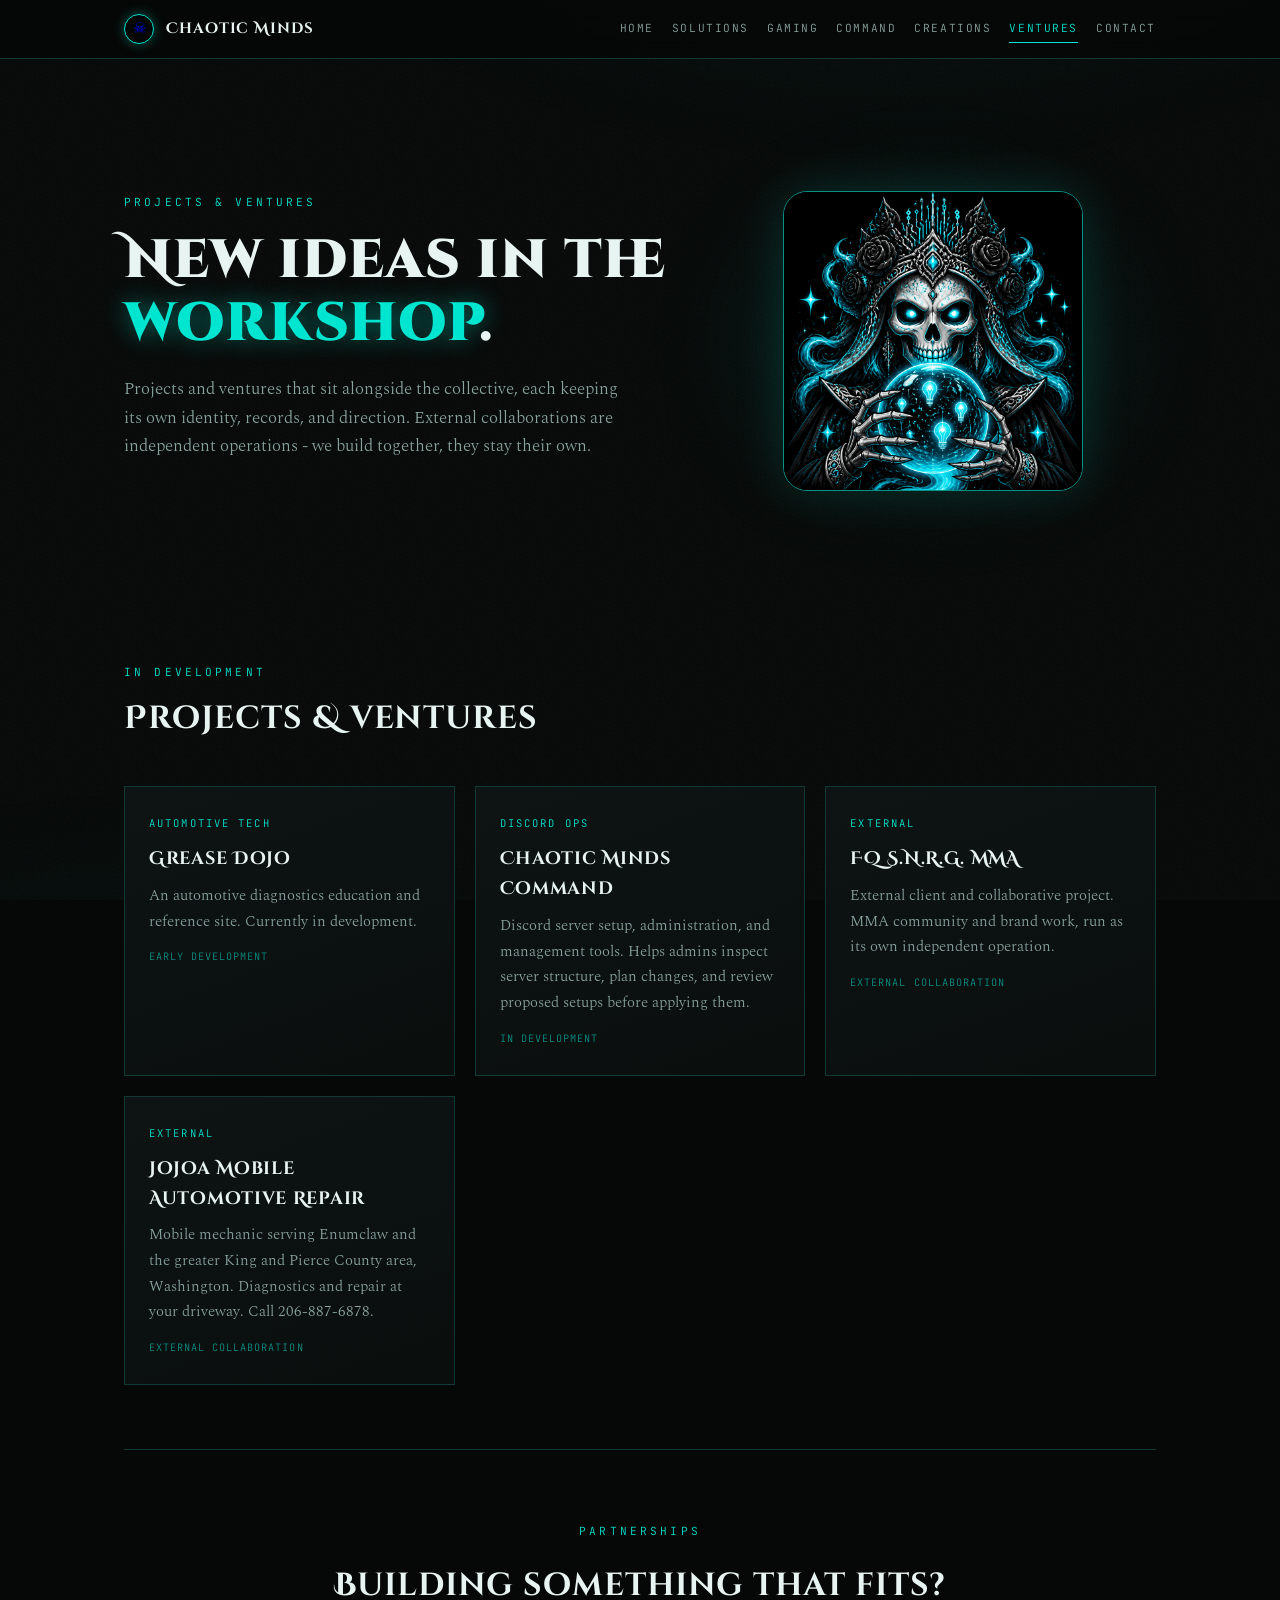
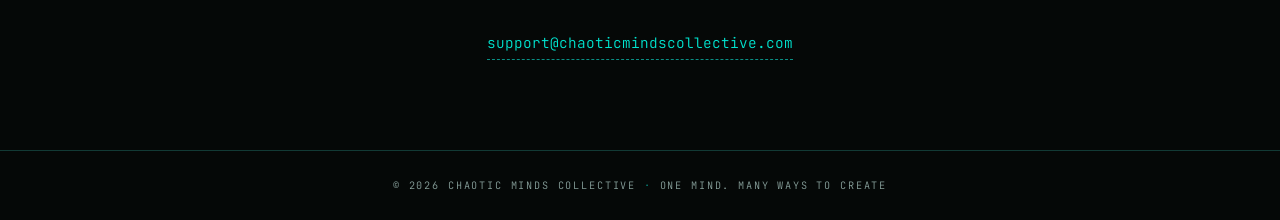
<file: ventures.html>
<!DOCTYPE html>
<html lang="en">
<head>
<meta charset="UTF-8">
<meta name="viewport" content="width=device-width, initial-scale=1.0">
<title>Projects & Ventures - Chaotic Minds Collective</title>
<meta name="description" content="Projects and ventures alongside Chaotic Minds Collective.">
<link rel="preconnect" href="https://fonts.googleapis.com">
<link rel="preconnect" href="https://fonts.gstatic.com" crossorigin>
<link href="https://fonts.googleapis.com/css2?family=Cinzel+Decorative:wght@700;900&family=Spectral:ital,wght@0,300;0,400;0,600;1,400&family=JetBrains+Mono:wght@400;700&display=swap" rel="stylesheet">
<link rel="stylesheet" href="style.css">
<link rel="canonical" href="https://chaoticmindscollective.com/ventures.html">
<meta name="theme-color" content="#050807">
<meta property="og:type" content="website">
<meta property="og:site_name" content="Chaotic Minds Collective">
<meta property="og:title" content="Projects & Ventures - Chaotic Minds Collective">
<meta property="og:description" content="Projects and ventures alongside Chaotic Minds Collective.">
<meta property="og:url" content="https://chaoticmindscollective.com/ventures.html">
<meta property="og:image" content="https://chaoticmindscollective.com/assets/og-banner.png">
<meta name="twitter:card" content="summary_large_image">
<meta name="twitter:title" content="Projects & Ventures - Chaotic Minds Collective">
<meta name="twitter:description" content="Projects and ventures alongside Chaotic Minds Collective.">
<meta name="twitter:image" content="https://chaoticmindscollective.com/assets/og-banner.png">
<link rel="icon" type="image/png" sizes="32x32" href="assets/favicon-32.png">
<link rel="icon" type="image/png" sizes="192x192" href="assets/favicon-192.png">
<link rel="apple-touch-icon" sizes="180x180" href="assets/apple-touch-icon.png">
</head>
<body>
  <a class="skipLink" href="#main">Skip to content</a>
<div class="grain"></div>
<header>
  <div class="nav">
    <a class="brand" href="index.html"><span class="dot">&#9760;</span><b>Chaotic&nbsp;Minds</b></a>
    <nav aria-label="Primary">
      <a href="index.html">Home</a>
      <a href="solutions.html">Solutions</a>
      <a href="gaming.html">Gaming</a>
      <a href="command.html">Command</a>
      <a href="creations.html">Creations</a>
      <a href="ventures.html" class="active" aria-current="page">Ventures</a>
      <a href="contact.html">Contact</a>
    </nav>
  </div>
</header>
  <main id="main">

<div class="wrap">
  <section class="pageHero split">
    <div>
      <p class="kicker rv d1">Projects &amp; Ventures</p>
      <h1 class="rv d2">New ideas in the <em>workshop</em>.</h1>
      <p class="lede rv d3">Projects and ventures that sit alongside the collective, each keeping its own identity, records, and direction. External collaborations are independent operations - we build together, they stay their own.</p>
    </div>
    <div class="heroArt rv d2"><img src="assets/queen.png" alt="Chaotic Minds Collective badge"></div>
  </section>
  <section>
    <div class="secHead rv"><p class="kicker">In development</p><h2>Projects &amp; ventures</h2></div>
    <div class="grid">
      <article class="card rv d1"><span class="num">AUTOMOTIVE TECH</span><h3>Grease Dojo</h3><p>An automotive diagnostics education and reference site. Currently in development.</p><span class="tag">Early development</span></article>
      <article class="card rv d2"><span class="num">DISCORD OPS</span><h3>Chaotic Minds Command</h3><p>Discord server setup, administration, and management tools. Helps admins inspect server structure, plan changes, and review proposed setups before applying them.</p><span class="tag">In development</span></article>
      <article class="card rv d3"><span class="num">EXTERNAL</span><h3>FQ S.N.R.G. MMA</h3><p>External client and collaborative project. MMA community and brand work, run as its own independent operation.</p><span class="tag">External collaboration</span></article>
      <article class="card rv d4"><span class="num">EXTERNAL</span><h3>Jojoa Mobile Automotive Repair</h3><p>Mobile mechanic serving Enumclaw and the greater King and Pierce County area, Washington. Diagnostics and repair at your driveway. Call 206-887-6878.</p><span class="tag">External collaboration</span></article>
    </div>
  </section>
  <section class="contactBand">
    <p class="kicker rv">Partnerships</p>
    <h2 class="rv">Building something that fits?</h2>
    <a class="mail" href="mailto:support@chaoticmindscollective.com">support@chaoticmindscollective.com</a>
  </section>
</div>

</main>
  <footer>
  <div class="wrap">&copy; 2026 Chaotic Minds Collective <span>&middot;</span> One mind. Many ways to create</div>
</footer>
</body>
</html>
</file>
<file: style.css>
:root{
  --ink:#050807; --ink2:#0a0f0e; --panel:#0d1413;
  --turq:#00e5d0; --turq-dim:#0a8f84; --bone:#e8f4f1; --ash:#8aa39e; --line:#123a35;
}
*{margin:0;padding:0;box-sizing:border-box}
html{scroll-behavior:smooth}
body{background:var(--ink);color:var(--bone);font-family:'Spectral',serif;font-weight:300;line-height:1.7;overflow-x:hidden}
body::before{content:"";position:fixed;inset:0;pointer-events:none;z-index:0;opacity:.5;
  background:radial-gradient(ellipse 80% 50% at 70% -10%, rgba(0,229,208,.08), transparent 60%),
             radial-gradient(ellipse 60% 40% at 10% 110%, rgba(0,229,208,.06), transparent 60%)}
.grain{position:fixed;inset:0;pointer-events:none;z-index:1;opacity:.05;
  background-image:url("data:image/svg+xml,%3Csvg xmlns='http://www.w3.org/2000/svg' width='120' height='120'%3E%3Cfilter id='n'%3E%3CfeTurbulence type='fractalNoise' baseFrequency='0.9' numOctaves='2'/%3E%3C/filter%3E%3Crect width='120' height='120' filter='url(%23n)' opacity='1'/%3E%3C/svg%3E")}
.wrap{position:relative;z-index:2;max-width:1080px;margin:0 auto;padding:0 24px}

header{position:sticky;top:0;z-index:50;background:rgba(5,8,7,.85);backdrop-filter:blur(10px);border-bottom:1px solid var(--line)}
.nav{display:flex;align-items:center;justify-content:space-between;padding:14px 24px;max-width:1080px;margin:0 auto}
.brand{display:flex;align-items:center;gap:12px;text-decoration:none}
.brand .dot{width:30px;height:30px;border-radius:50%;border:1.5px solid var(--turq);display:grid;place-items:center;font-size:15px;box-shadow:0 0 12px rgba(0,229,208,.35)}
.brand b{font-family:'Cinzel Decorative',serif;font-size:.95rem;color:var(--bone);letter-spacing:.06em}
nav{display:flex;flex-wrap:wrap}
nav a{color:var(--ash);text-decoration:none;font-family:'JetBrains Mono',monospace;font-size:.7rem;letter-spacing:.14em;text-transform:uppercase;margin-left:18px;padding:4px 0;border-bottom:1px solid transparent;transition:.2s}
nav a:hover{color:var(--turq)}
nav a.active{color:var(--turq);border-bottom-color:var(--turq)}
@media(max-width:760px){.nav{flex-direction:column;gap:8px}nav a{margin:0 8px}}

.kicker{font-family:'JetBrains Mono',monospace;font-size:.7rem;letter-spacing:.28em;text-transform:uppercase;color:var(--turq);margin-bottom:18px}
h1{font-family:'Cinzel Decorative',serif;font-weight:900;font-size:clamp(2rem,5vw,3.4rem);line-height:1.15;letter-spacing:.02em}
h1 em,h2 em{font-style:normal;color:var(--turq);text-shadow:0 0 24px rgba(0,229,208,.45)}
h2{font-family:'Cinzel Decorative',serif;font-size:clamp(1.4rem,3.2vw,2rem);font-weight:700;letter-spacing:.03em}
h3{font-family:'Cinzel Decorative',serif;font-size:1.1rem;letter-spacing:.04em}
.lede{margin:20px 0 28px;color:var(--ash);max-width:56ch;font-size:1.05rem}
.pageHero{padding:80px 0 56px}
.pageHero.split{display:grid;grid-template-columns:1.1fr .9fr;gap:40px;align-items:center;min-height:60vh}
@media(max-width:820px){.pageHero.split{grid-template-columns:1fr;text-align:center}.pageHero .lede{margin-inline:auto}}
.cta{display:inline-flex;align-items:center;gap:10px;padding:13px 26px;border:1px solid var(--turq);color:var(--turq);text-decoration:none;font-family:'JetBrains Mono',monospace;font-size:.75rem;letter-spacing:.16em;text-transform:uppercase;transition:.25s}
.cta:hover{background:var(--turq);color:var(--ink);box-shadow:0 0 30px rgba(0,229,208,.4)}
.cta.ghost{border-color:var(--line);color:var(--ash)}
.cta.ghost:hover{border-color:var(--turq);color:var(--turq);background:transparent}
.heroArt{position:relative;display:grid;place-items:center}
.heroArt img{width:min(380px,86vw);border-radius:26px;border:1px solid var(--line);box-shadow:0 0 60px rgba(0,229,208,.14),0 30px 80px rgba(0,0,0,.7);animation:float 7s ease-in-out infinite}
@keyframes float{0%,100%{transform:translateY(0)}50%{transform:translateY(-12px)}}
.heroArt::after{content:"";position:absolute;width:70%;height:70%;border-radius:50%;filter:blur(70px);background:rgba(0,229,208,.13);z-index:-1}

.rv{opacity:0;transform:translateY(26px);animation:rise .8s cubic-bezier(.2,.7,.2,1) forwards}
.d1{animation-delay:.05s}.d2{animation-delay:.2s}.d3{animation-delay:.35s}.d4{animation-delay:.5s}
@keyframes rise{to{opacity:1;transform:none}}

section{padding:64px 0}
.secHead{margin-bottom:40px}
.secHead .kicker{margin-bottom:10px}
.grid{display:grid;grid-template-columns:repeat(auto-fit,minmax(260px,1fr));gap:20px}
.card{position:relative;background:linear-gradient(160deg,var(--panel),var(--ink2));border:1px solid var(--line);padding:28px 24px 24px;overflow:hidden;transition:.3s}
.card:hover{transform:translateY(-4px);border-color:var(--turq-dim);box-shadow:0 18px 50px rgba(0,0,0,.6),0 0 24px rgba(0,229,208,.07)}
.card::before{content:"";position:absolute;top:0;left:0;width:100%;height:2px;background:linear-gradient(90deg,transparent,var(--turq),transparent);opacity:0;transition:.3s}
.card:hover::before{opacity:1}
.card .num{font-family:'JetBrains Mono',monospace;color:var(--turq);font-size:.66rem;letter-spacing:.2em;margin-bottom:12px;display:block}
.card p{color:var(--ash);font-size:.94rem;margin-top:8px}
.card .tag{margin-top:14px;display:inline-block;font-family:'JetBrains Mono',monospace;font-size:.64rem;letter-spacing:.1em;color:var(--turq-dim);text-transform:uppercase}
.cardBadge{width:46px;height:46px;border-radius:50%;border:1px solid var(--turq-dim);margin-bottom:14px;box-shadow:0 0 14px rgba(0,229,208,.25)}
a.cardLink{text-decoration:none;color:inherit;display:block}

.split{display:grid;grid-template-columns:.9fr 1.1fr;gap:44px;align-items:center}
@media(max-width:820px){.split{grid-template-columns:1fr}}
.split img{width:min(300px,70vw);border-radius:24px;border:1px solid var(--turq-dim);box-shadow:0 0 50px rgba(0,229,208,.15);justify-self:center}
blockquote{font-size:1.12rem;font-style:italic;color:var(--bone);margin:18px 0}
blockquote::before{content:"\201C";color:var(--turq);font-size:2.6rem;line-height:0;vertical-align:-.35em;margin-right:6px}
.src{font-family:'JetBrains Mono',monospace;font-size:.66rem;letter-spacing:.18em;text-transform:uppercase;color:var(--turq-dim)}

.contactBand{text-align:center;padding:72px 0 90px;border-top:1px solid var(--line)}
.contactBand .badge{width:min(190px,50vw);border-radius:50%;margin:0 auto 30px;display:block;box-shadow:0 0 46px rgba(0,229,208,.14)}
.mail{display:inline-block;margin-top:18px;font-family:'JetBrains Mono',monospace;color:var(--turq);text-decoration:none;font-size:.9rem;border-bottom:1px dashed var(--turq-dim);padding-bottom:3px}
.mail:hover{border-bottom-style:solid;text-shadow:0 0 14px rgba(0,229,208,.5)}

footer{border-top:1px solid var(--line);padding:26px 0;text-align:center;color:var(--ash);font-family:'JetBrains Mono',monospace;font-size:.64rem;letter-spacing:.18em;text-transform:uppercase}
footer span{color:var(--turq-dim)}
/* Accessibility: respect reduced motion; never leave .rv content invisible */
@media (prefers-reduced-motion: reduce){
  html{scroll-behavior:auto}
  .rv{animation:none !important;opacity:1 !important;transform:none !important}
  .heroArt img{animation:none !important}
}
@supports not (animation-name: rise){
  .rv{opacity:1;transform:none}
}
/* Contact form (Phase 3) */
.contactForm{max-width:640px;margin:56px auto 0;display:grid;gap:16px;padding:0 20px}
.contactForm label{display:grid;gap:8px;font-family:'JetBrains Mono',monospace;font-size:.66rem;letter-spacing:.18em;text-transform:uppercase;color:var(--turq-dim)}
.contactForm input,.contactForm select,.contactForm textarea{background:rgba(255,255,255,.02);border:1px solid var(--line);color:var(--ash);padding:12px 14px;font-family:'Spectral',serif;font-size:1rem;border-radius:2px;transition:border-color .2s}
.contactForm input:focus-visible,.contactForm select:focus-visible,.contactForm textarea:focus-visible{outline:none;border-color:var(--turq);box-shadow:0 0 0 1px rgba(0,229,208,.25)}
.contactForm .fieldRow{display:grid;gap:16px}
@media(min-width:720px){.contactForm .fieldRow{grid-template-columns:1fr 1fr}}
.contactForm button{justify-content:center;cursor:pointer;background:transparent;font-family:'JetBrains Mono',monospace}
.contactForm button:hover{background:var(--turq);color:#050807}
.contactForm .formNote{font-family:'JetBrains Mono',monospace;font-size:.62rem;letter-spacing:.12em;text-transform:uppercase;color:var(--ash);opacity:.75;text-align:center;line-height:1.7}

/* Accessibility (Phase 4) */
.skipLink{position:absolute;left:-9999px;top:0;z-index:100;background:var(--turq);color:var(--ink);font-family:'JetBrains Mono',monospace;font-size:.7rem;letter-spacing:.14em;text-transform:uppercase;padding:10px 16px;text-decoration:none}
.skipLink:focus{left:12px;top:12px}
a:focus-visible,button:focus-visible,select:focus-visible{outline:2px solid var(--turq);outline-offset:3px}
nav a[aria-current="page"]{color:var(--turq);border-bottom-color:var(--turq)}
main{display:block}
</file>
